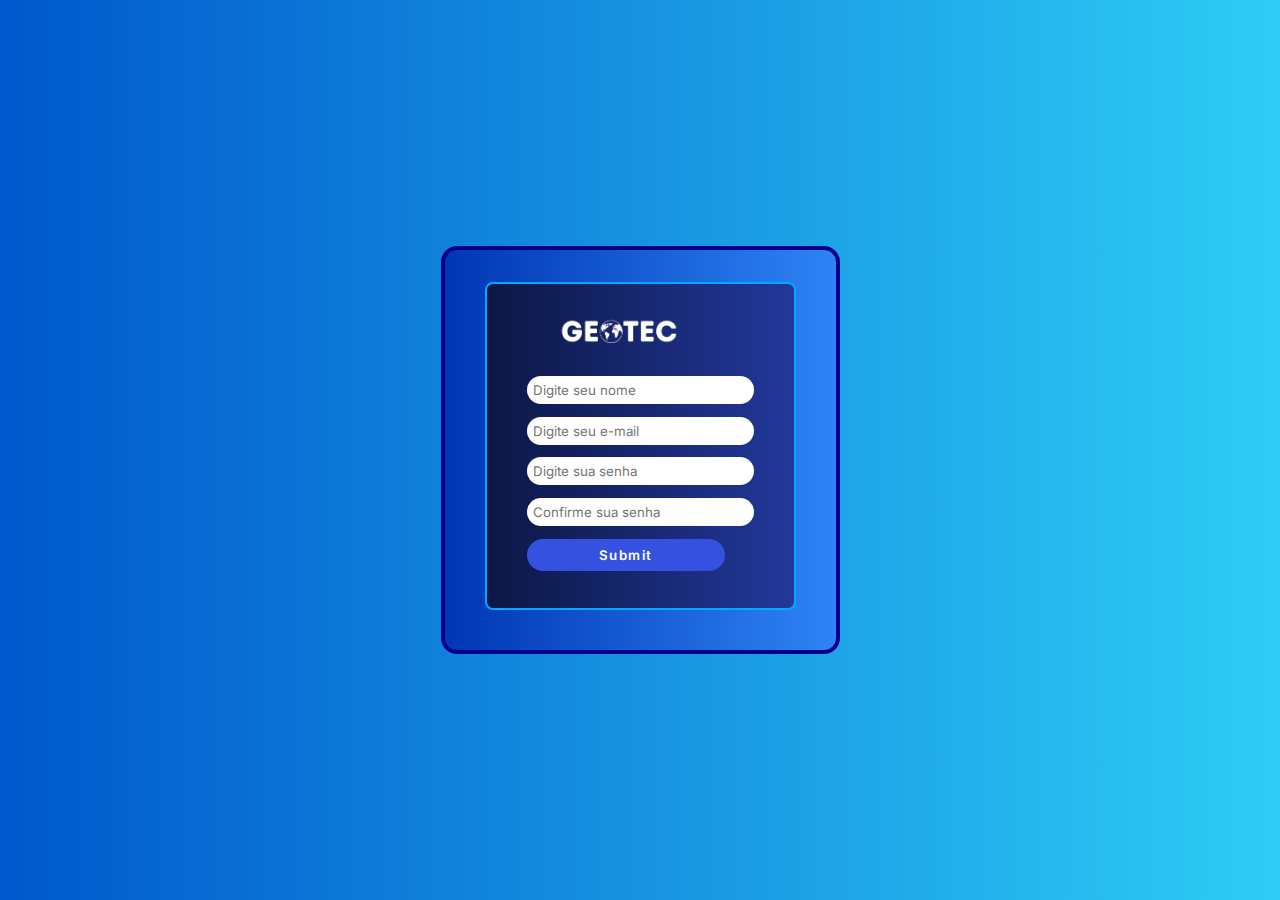
<file: html/cadastro.html>
<html lang="PT-br">

<head>
  <meta charset="UTF-8">
  <meta http-equiv="X-UA-Compatible" content="IE=edge">
  <meta name="viewport" content="width=device-width, initial-scale=1.0">
  <link rel="stylesheet" href="../styles-pastas/style-cadastro.css">
  <link rel="icon" href="../images/globo-login.png"/>
  <title>Cadastrar - Geotec</title>
</head>

<body>
  <main>
    <form action="">
      <a href="../index.html">
        <img class='logo-login' src="../images/logo_geotec.png" alt="Voltar ao início">
      </a>
      <div class="cadastro-usuario">
        <input id="username" placeholder="Digite seu nome" type="text" name="nome" required>
      </div>
      <div class="cadastro-email">
        <input type="email" id="email" placeholder="Digite seu e-mail" required>
      </div>
      <div class="senha-usuario">
        <input id="senha" placeholder="Digite sua senha" type="password" required>
      </div>
      <div class="confirmar-senha">
        <input id="confirm" placeholder="Confirme sua senha" type="password">
      </div>
      <input type="submit" name="submit" class="logar">
    </form>
  </main>
</body>

</html>
</file>
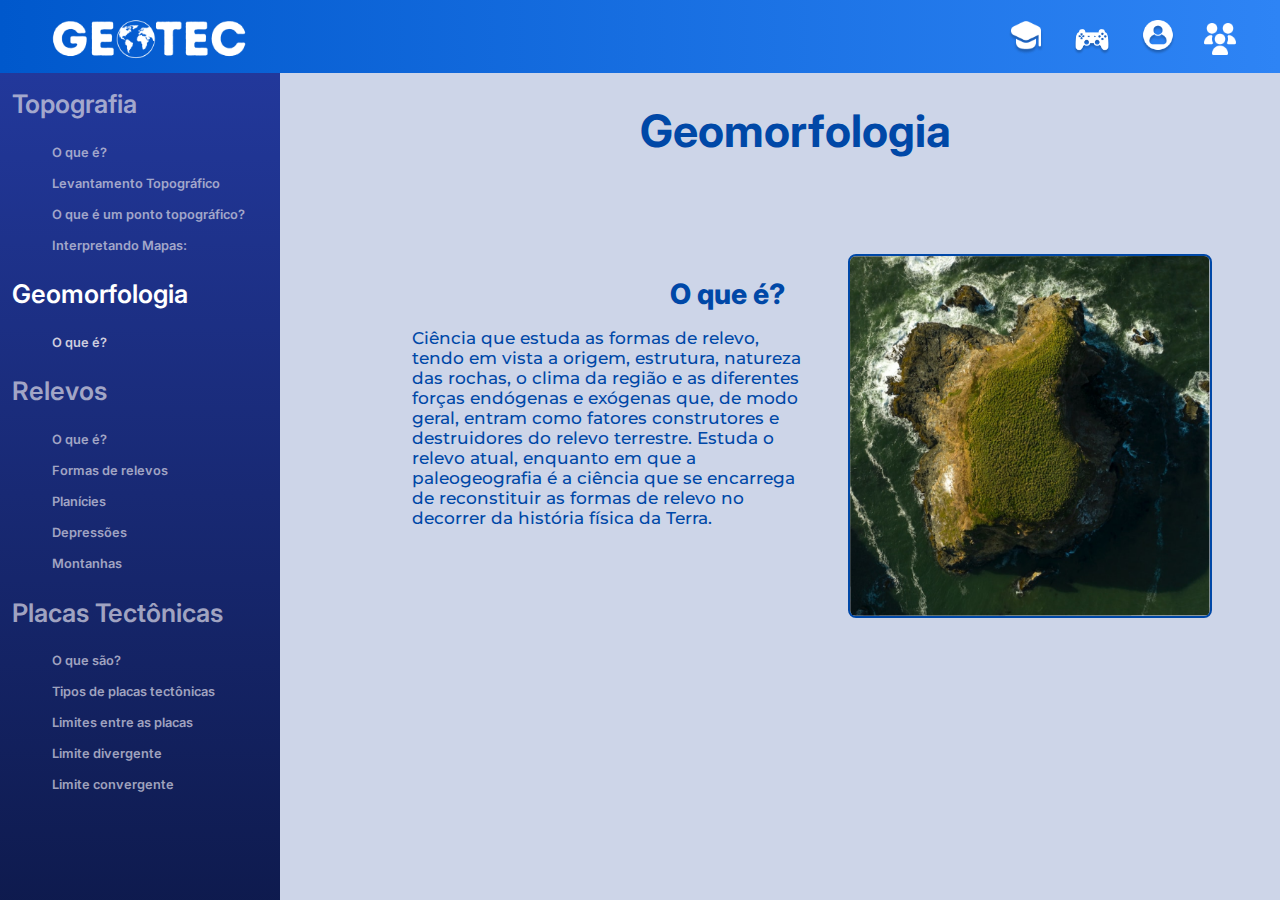
<file: html/geomorfologia.html>
<html lang="PT-br">

<head>
  <meta charset="UTF-8">
  <meta http-equiv="X-UA-Compatible" content="IE=edge">
  <meta name="viewport" content="width=device-width, initial-scale=1.0">
  <link rel="stylesheet" href="../styles-pastas/style-geomorfologia.css">
  <link rel="icon" href="../images/./../images/globo-login.png">
  <title>Geomorfologia - Geotec</title>
</head>

<body>
  <header>
    <section class="barra-fixa">
      <a href="../html/./inicio-logado.html">
        <img src="../images/./logo_geotec.png" class="logo" alt="Voltar ao início">
      </a>
      <div class="elementos-direita">
        <a href="">
          <img src="../images/./icons/icone-estudo.png" class="estudo">
        </a>
        <a href="../html/quiz.html">
          <img src="../images/./icons/icone-game.png" class="logo-game" alt="Geoquiz">
        </a>
        <a href="../html/usuário.html">
          <img src="../images/./icons/icone-usuario.png" class="usuario" alt="Perfil (em breve)">
        </a>
        <a href="../html/sobre-nos.html">
          <img src="../images/./icons/icone-sobre-nos.png" class="sobre-nos" alt="Sobre Nós">
        </a>
      </div>
    </section>
    <section class="barra-lateral">
      <div class="scroll">
        <a class="topografia" href="../html/topografia.html">Topografia
          <ul>
            <li>O que é?</li>
            <li>Levantamento Topográfico</li>
            <li>O que é um ponto topográfico?</li>
            <li>Interpretando Mapas:</li>
          </ul>
        </a>
        <a class="geomorfologia" href="../html/geomorfologia.html">Geomorfologia
          <ul>
            <li>O que é?</li>
          </ul>
        </a>
        <a class="relevos" href="../html/relevos.html">Relevos
          <ul>
            <li>O que é?</li>
            <li>Formas de relevos</li>
            <li>Planícies</li>
            <li>Depressões</li>
            <li>Montanhas</li>
          </ul>
        </a>
        <a class="placas-tectonicas" href="../html/placas.html"> Placas Tectônicas
          <ul>
            <li>O que são?</li>
            <li>Tipos de placas tectônicas</li>
            <li>Limites entre as placas</li>
            <li>Limite divergente</li>
            <li>Limite convergente</li>
            <li>Limite transformante</li>
          </ul>
        </a>
        <a class='videoaulas' href="../html/videoaulas.html">Videoaulas</a>
        </ul>
      </div>
    </section>
  </header>
  <main>
    <h1>Geomorfologia</h1>
    <div class="oque-e">
      <div class="textos-1">
        <div class='titulo-1'>
          <h2>O que é?</h2>
          <p>Ciência que estuda as formas de relevo, <br> tendo em vista a origem, estrutura, natureza <br> das rochas,
            o clima da região e as diferentes <br> forças endógenas e exógenas que, de modo <br> geral, entram como
            fatores construtores e <br> destruidores do relevo terrestre. Estuda o <br> relevo atual, enquanto em que a
            <br> paleogeografia é a ciência que se encarrega <br> de reconstituir as formas de relevo no <br> decorrer
            da história física da Terra.</p>
        </div>
        <img src="../images/./geomorfologia/o-que-e-geomorfologia.png" alt="">
      </div>
    </div>
  </main>
</body>

</html>
</file>
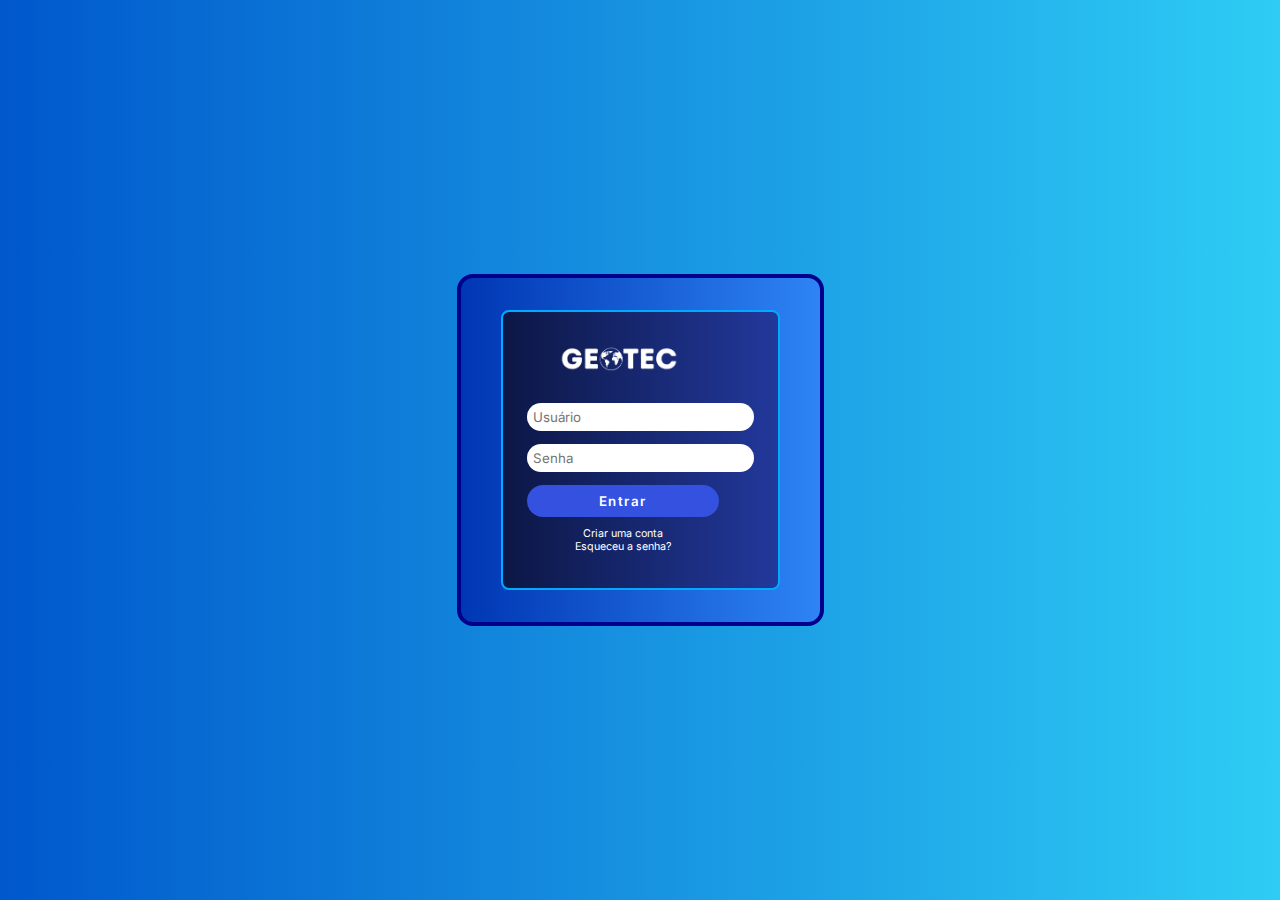
<file: html/login.html>
<html lang="PT-br">

<head>
  <meta charset="UTF-8">
  <meta http-equiv="X-UA-Compatible" content="IE=edge">
  <meta name="viewport" content="width=device-width, initial-scale=1.0">
  <link rel="stylesheet" href="../styles-pastas/style-login.css">
  <link rel="icon" href="../images/globo-login.png">
  <title>Entrar - Geotec</title>
</head>

<body>
  <main>
    <form action="">
      <a href="../index.html">
        <img class='logo-login' src="../images/logo_geotec.png" alt="Voltar ao início">
      </a>
      <div class="nome-usuario">
        <input id="username" placeholder="Usuário" type="text">
      </div>
      <div class="senha-usuario">
        <input id="senha" placeholder="Senha" type="password">
      </div>
      <button class="logar">Entrar</button>
      <div class="opcoes">
        <ul>
          <li>
            <a class="criar-conta" href="../html/cadastro.html">Criar uma conta</a>
          </li>
          <li>
            <a class="recuperacao-senha" href="../html/recuperacao.html">Esqueceu a senha?</a>
          </li>
        </ul>
      </div>
    </form>
  </main>
</body>

</html>
</file>
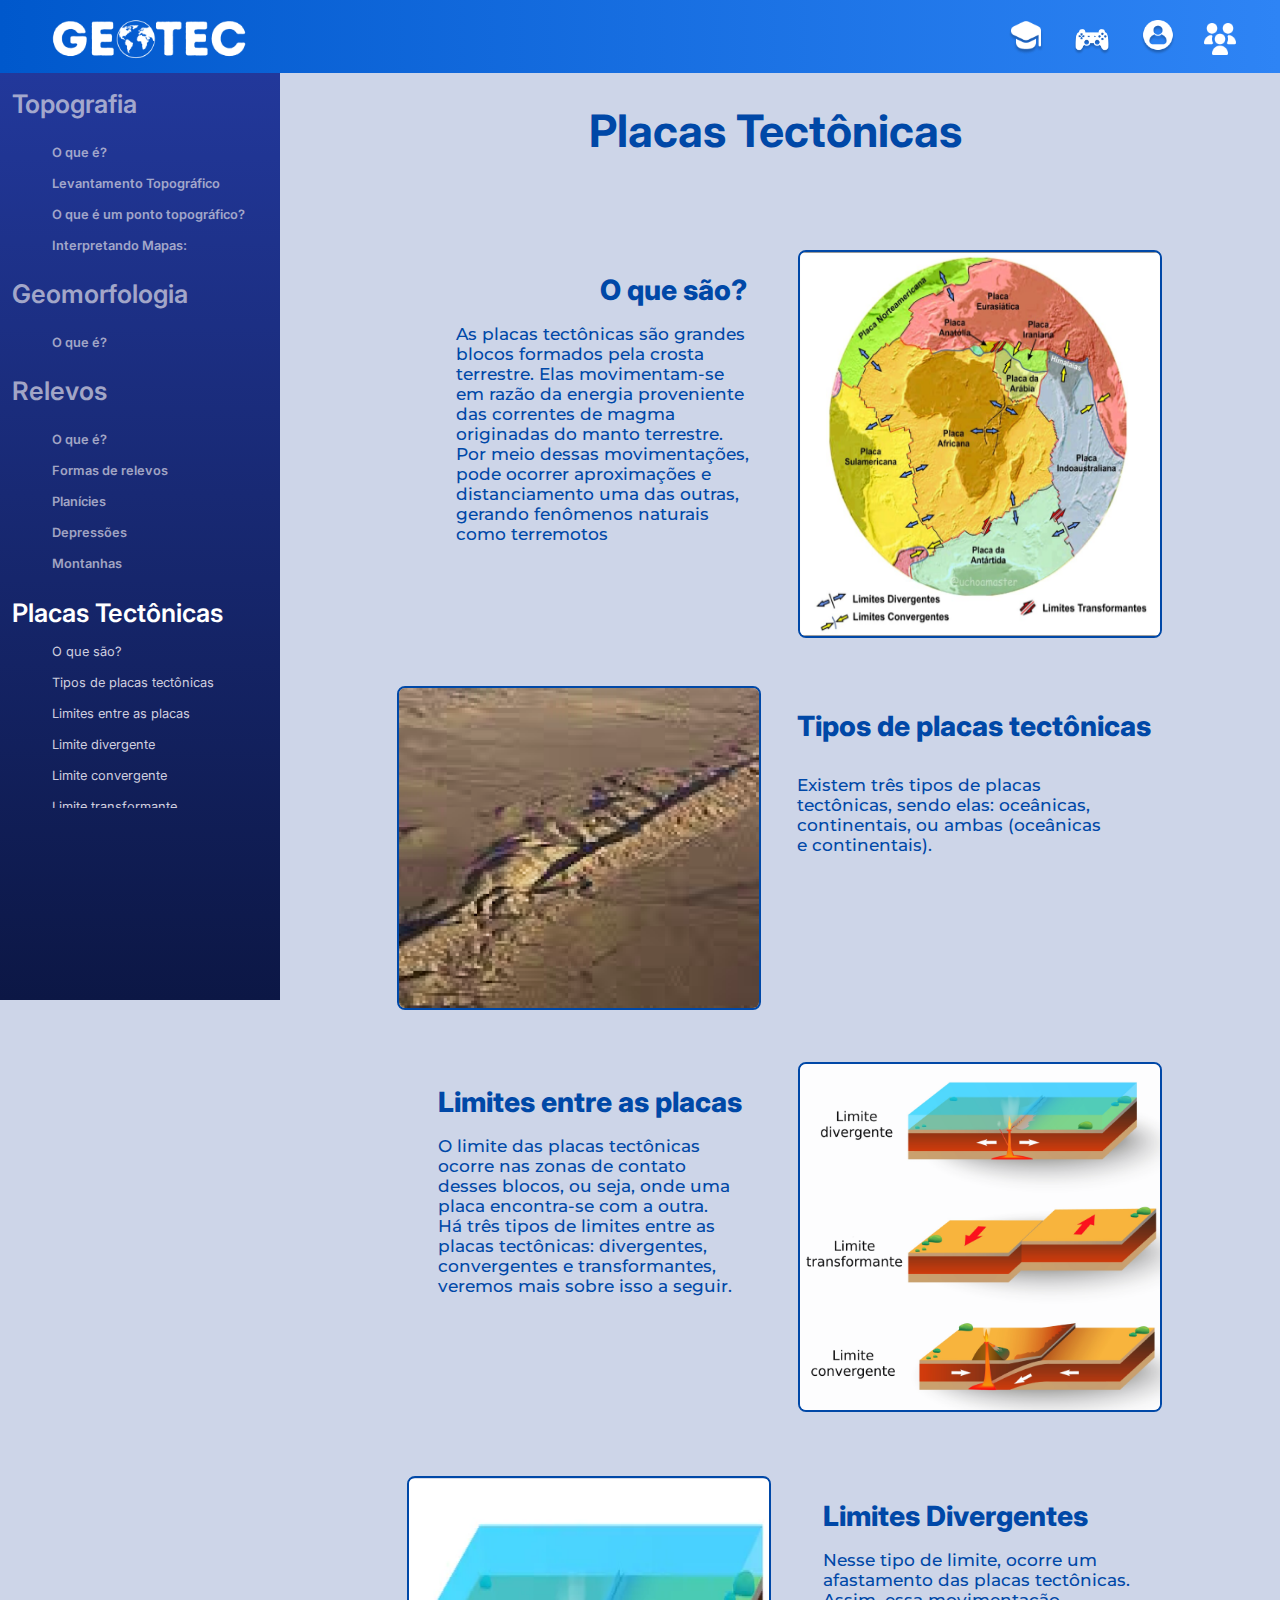
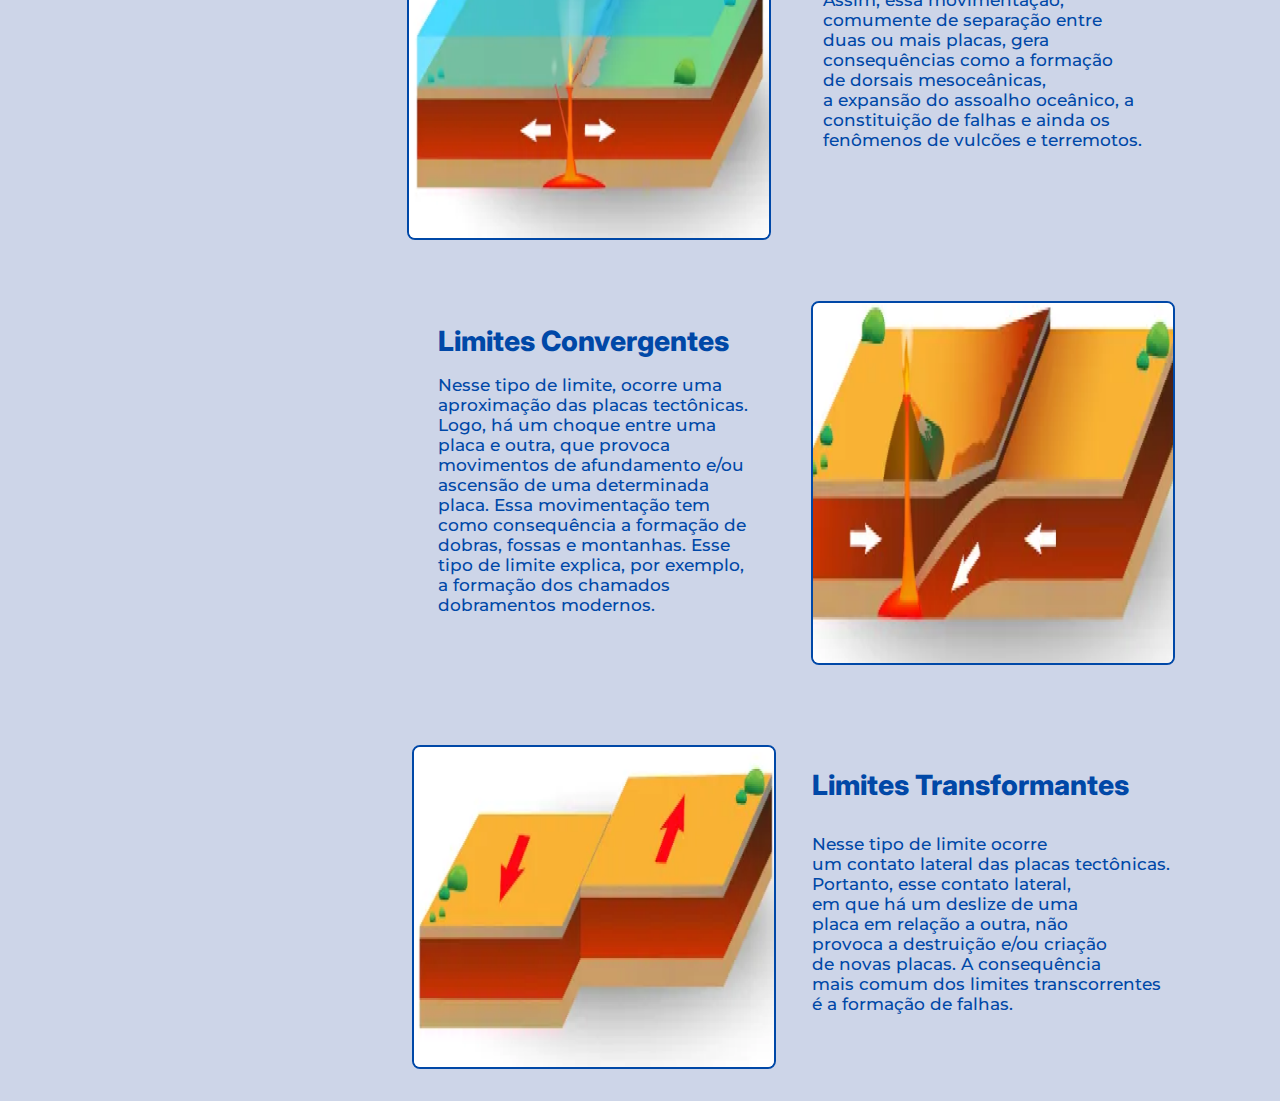
<file: html/placas.html>
<html lang="PT-br">
<head>
  <meta charset="UTF-8">
  <meta http-equiv="X-UA-Compatible" content="IE=edge">
  <meta name="viewport" content="width=device-width, initial-scale=1.0">
  <link rel="stylesheet" href="../styles-pastas/style-placas.css">
  <link rel="icon" href="../images/globo-login.png">
  <title>Placas Tectônicas - Geotec</title>
</head>
<body>
  <header>
    <section class="barra-fixa">
      <a href="../html/inicio-logado.html">
        <img src="../images/./logo_geotec.png" class="logo" alt="Voltar ao início">
      </a>
      <div class="elementos-direita">
        <a href="">
          <img src="../images/./icons/icone-estudo.png" class="estudo">
        </a>
        <a href="../html/quiz.html">
          <img src="../images/./icons/icone-game.png" class="logo-game" alt="Geoquiz">
        </a>
        <a href="">
          <img src="../images/./icons/icone-usuario.png" class="usuario" alt="Perfil (em breve)">
        </a>
        <a href="../html/sobre-nos.html">
          <img src="../images/./icons/icone-sobre-nos.png" class="sobre-nos" alt="Sobre Nós">
        </a>
      </div>
    </section>
    <section class="barra-lateral">
      <div class = "scroll">
        <a class="topografia" href="../html/topografia.html">Topografia
          <ul>
            <li>O que é?</li>
            <li>Levantamento Topográfico</li>
            <li>O que é um ponto topográfico?</li>
            <li>Interpretando Mapas:</li>
          </ul>
        </a>
        <a class="geomorfologia" href="../html/geomorfologia.html">Geomorfologia
          <ul>
            <li>O que é?</li>
          </ul>
        </a>
        <a class="relevos" href="../html/relevos.html">Relevos
          <ul>
            <li>O que é?</li>
            <li>Formas de relevos</li>
            <li>Planícies</li>
            <li>Depressões</li>
            <li>Montanhas</li>
          </ul>
        </a>
        <a class="placas-tectonicas" href=""> Placas Tectônicas
          <ul>
            <li><a href="#t-1">O que são?</a></li>
            <li><a href="#t-2">Tipos de placas tectônicas</a></li>
            <li><a href="#t-3">Limites entre as placas</a></li>
            <li><a href="#t-4">Limite divergente</a></li>
            <li><a href="#t-5">Limite convergente</a></li>
            <li><a href="#t-6">Limite transformante</a></li>
          </ul>
        </a>
        <a class='videoaulas' href="../html/videoaulas.html">Videoaulas</a>
        </ul>
      </div>
    </section>
  </header>
  <main>
    <h1>Placas Tectônicas</h1>
    <section class="oque-e">
      <div class="textos-1">
        <div class="titulo-1">
          <h2 id="t-1">O que são?</h2>
          <p>As placas tectônicas são grandes<br> blocos formados pela crosta<br> terrestre. Elas movimentam-se<br> em razão da energia proveniente<br> das correntes de magma<br> originadas do manto terrestre.<br> Por meio dessas movimentações,<br> pode ocorrer aproximações e<br> distanciamento uma das outras,<br> gerando fenômenos naturais<br> como terremotos</p>
        </div>
        <div class="images-1">
          <img src="../images/./placas-tectonicas/o-que-sao-placas.png" alt="">
        </div>
      </div>
    </section>
    <section class="tipos-de-placas">
      <div class="textos-2">
        <div class="images-2">
          <img src="../images/./placas-tectonicas/tipos-de-placas-tectonicas.png" alt="">
        </div>
        <div class="titulo-2">
          <h2 id="t-2">Tipos de placas tectônicas</h2>
          <p>Existem três tipos de placas<br> tectônicas, sendo elas: oceânicas,<br> continentais, ou ambas (oceânicas<br> e continentais).</p>
        </div>
      </div>
    </section>
    <section class="limites-das-placas">
      <div class="textos-3">
        <div class="titulo-3">
          <h2 id="t-3">Limites entre as placas</h2>
          <p>O limite das placas tectônicas<br> ocorre nas zonas de contato<br> desses blocos, ou seja, onde uma<br> placa encontra-se com a outra.<br> Há três tipos de limites entre as<br> placas tectônicas: divergentes,<br> convergentes e transformantes,<br> veremos mais sobre isso a seguir.</p>
        </div>
        <div class="images-3">
          <img src="../images/./placas-tectonicas/limites-das-placas.png" alt="">
        </div>
      </div>
    </section>
    <section class="limites-divergentes">
      <div class="textos-4">
        <div class="images-4">
          <img src="../images/placas-tectonicas/limite-divergente.png" alt="">
        </div>
        <div class="titulo-4">
          <h2 id="t-4">Limites Divergentes</h2>
          <p>Nesse tipo de limite, ocorre um<br> afastamento das placas tectônicas.<br> Assim, essa movimentação,<br> comumente de separação entre<br> duas ou mais placas, gera<br> consequências como a formação<br> de dorsais mesoceânicas,<br> a expansão do assoalho oceânico, a<br> constituição de falhas e ainda os<br> fenômenos de vulcões e terremotos.</p>
        </div>
      </div>
    </section>
    <section class="limites-convergentes">
      <div class="textos-5">
        <div class="titulo-5">
          <h2 id="t-5">Limites Convergentes</h2>
          <p>Nesse tipo de limite, ocorre uma<br> aproximação das placas tectônicas.<br> Logo, há um choque entre uma<br> placa e outra, que provoca<br> movimentos de afundamento e/ou<br> ascensão de uma determinada<br> placa. Essa movimentação tem<br> como consequência a formação de<br> dobras, fossas e montanhas. Esse<br> tipo de limite explica, por exemplo,<br> a formação dos chamados<br> dobramentos modernos.</p>
        </div>
        <div class="images-5">
          <img src="../images/placas-tectonicas/limite-convergente.png" alt="">
        </div>
      </div>
    </section>
    <section class="limites-transformantes">
      <div class="textos-6">
        <div class="images-6">
          <img src="../images/placas-tectonicas/limite-transformante.png" alt="">
        </div>
        <div class="titulo-6">
          <h2 id="t-6">Limites Transformantes</h2>
          <p>Nesse tipo de limite ocorre<br> um contato lateral das placas tectônicas.<br> Portanto, esse contato lateral,<br> em que há um deslize de uma<br> placa em relação a outra, não<br> provoca a destruição e/ou criação<br> de novas placas. A consequência<br> mais comum dos limites transcorrentes<br> é a formação de falhas.</p>
        </div>
      </div>
    </section>
  </main>
</body>
</html>
</file>
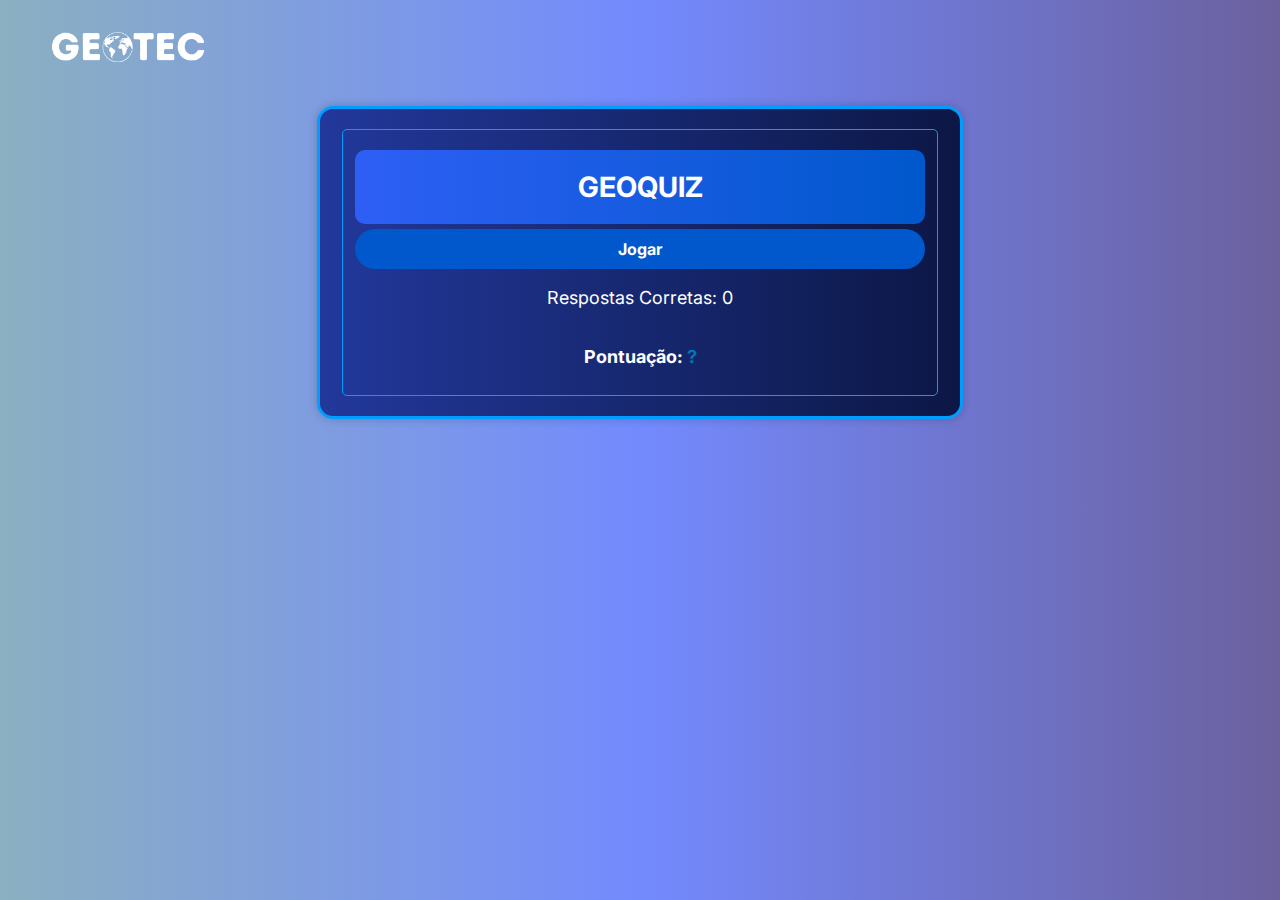
<file: html/quiz.html>
<html lang="pt-br">

<head>
  <meta charset="UTF-8">
  <meta name="viewport" content="width=device-width, initial-scale=1.0">
  <link rel="stylesheet" href="../css/css-quiz/quiz.css">
  <link rel="icon" href="../images/globo-login.png">
  <script src="../java/quiz.js" defer></script>
  <title>Geoquiz</title>
</head>

<body>
  <div class="voltar">
    <a href="../html/topografia.html">
      <img src="../images/./logo_geotec.png" class="voltar" alt="Voltar ao início">
    </a>
  </div>
  <div class="container">
    <fieldset>
      <header>
        <h1>GEOQUIZ</h1>
      </header>
      <main>
        <div id="question-container" class="question-container">
          <p id="question"></p>
          <div id="choices" class="btn-container"></div>
        </div>
        <div id="result-container" class="result-container">
          <p id="result"></p>
          <button id="next-button" class="btn" onclick="nextQuestion()">Próxima Pergunta</button>
        </div>
        <button id="play-button" class="btn" onclick="startGame()">Jogar</button>

        <p id="correct-answers">Respostas Corretas: <span id="correct-answers-count">0</span></p>
      </main>
      <footer>
        <p id="score">Pontuação: <span id="score-value">?</span></p>
      </footer>
    </fieldset>
  </div>

</body>

</html>
</file>
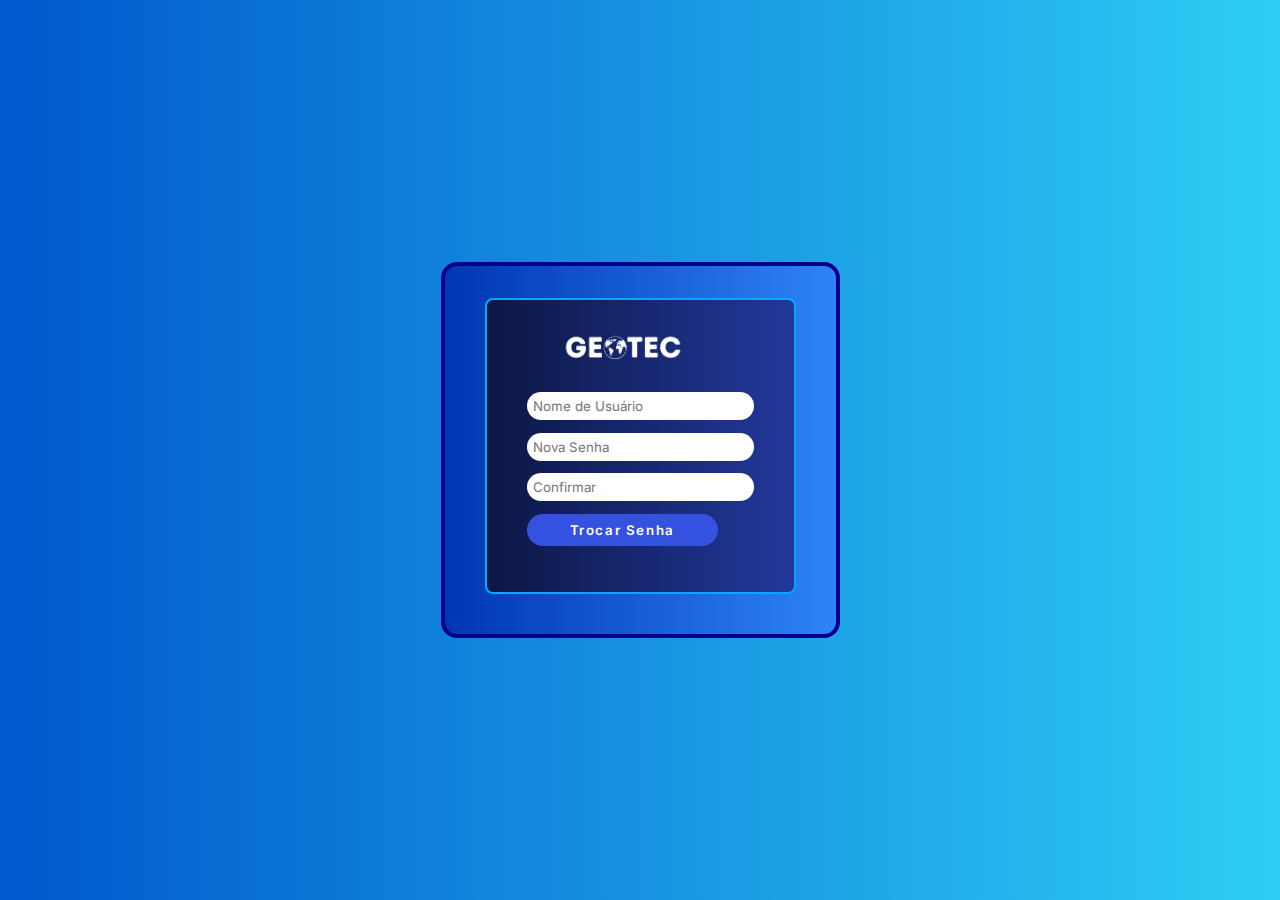
<file: html/recuperacao.html>
<html lang="pt-br">

<head>
  <meta charset="UTF-8">
  <meta http-equiv="X-UA-Compatible" content="IE=edge">
  <meta name="viewport" content="width=device-width, initial-scale=1.0">
  <link rel="stylesheet" href="../styles-pastas/style-recuperacao.css">
  <link rel="icon" href="../images/globo-login.png">
  <title>Recuperar Senha - Geotec</title>
</head>

<body>
  <main>
    <form action="">
      <a href="../index.html">
        <img class='logo-login' src="../images/logo_geotec.png" alt="Voltar ao início">
      </a>
      <div class="encontrar-usuario">
        <input id="username" placeholder="Nome de Usuário" type="text">
      </div>
      <div class="senha-usuario">
        <input id="nova-senha" placeholder="Nova Senha" type="password">
      </div>
      <div class="confirmar-senha">
        <input id="confirm-nova" placeholder="Confirmar" type="password">
      </div>
      <button class="trocar-senha">Trocar Senha</button>
    </form>
  </main>
</body>

</html>
</file>
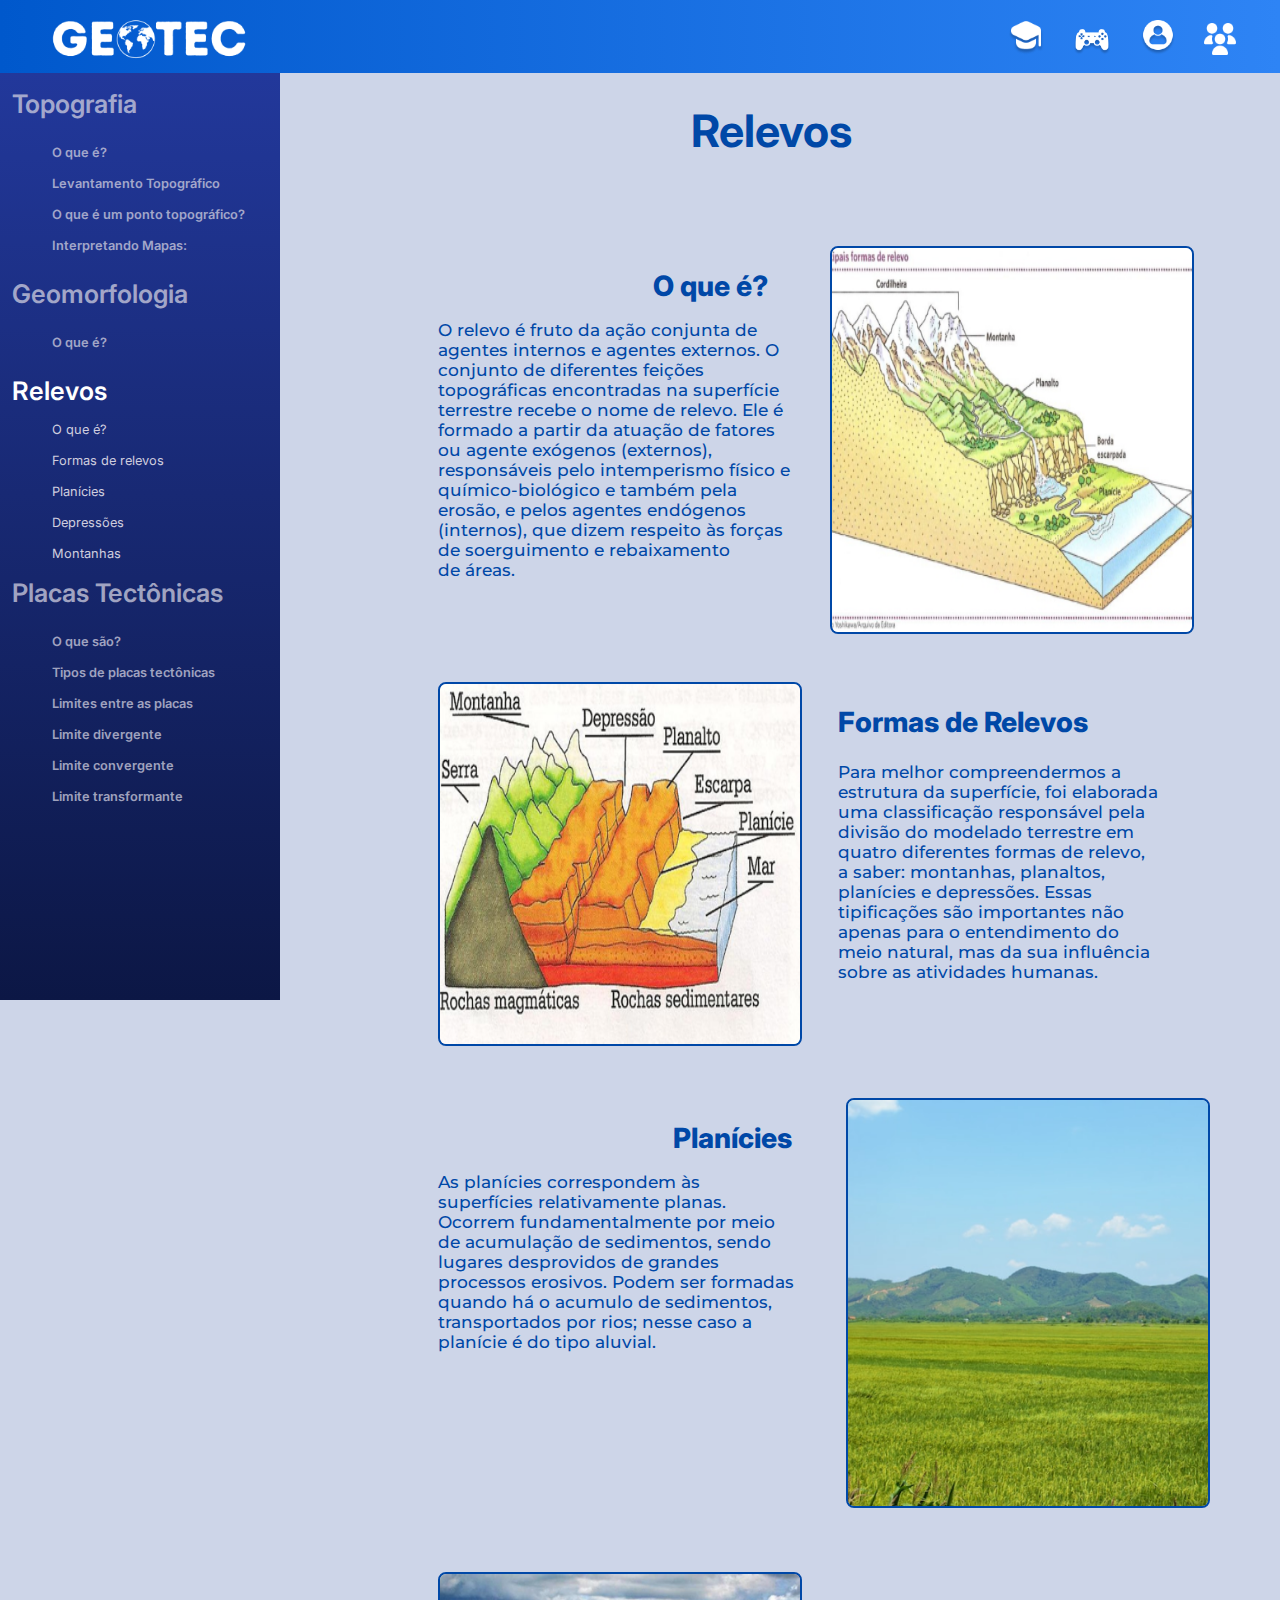
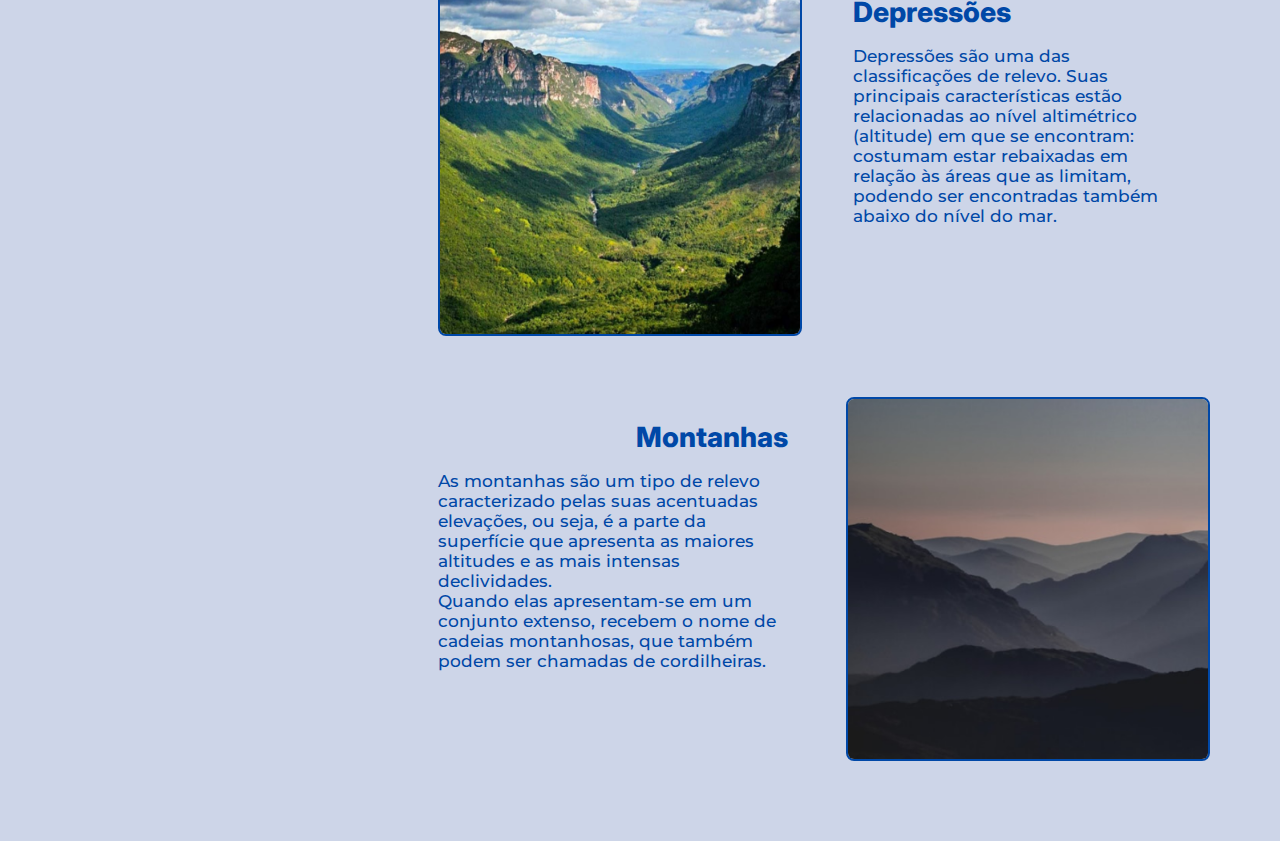
<file: html/relevos.html>
<html lang="PT-br">
<head>
  <meta charset="UTF-8">
  <meta http-equiv="X-UA-Compatible" content="IE=edge">
  <meta name="viewport" content="width=device-width, initial-scale=1.0">
  <link rel="stylesheet" href="../styles-pastas/style-relevos.css">
  <link rel="icon" href="../images/globo-login.png">
  <title>Relevos - Geotec</title>
</head>
<body>
  <header>
    <section class="barra-fixa">
      <a href="../html/inicio-logado.html">
        <img src="../images/./logo_geotec.png" class="logo" alt="Voltar ao início">
      </a>
      <div class="elementos-direita">
        <a href="">
          <img src="../images/./icons/icone-estudo.png" class="estudo">
        </a>
        <a href="../html/quiz.html">
          <img src="../images/./icons/icone-game.png" class="logo-game" alt="Geoquiz">
        </a>
        <a href="../html/./usuário.html">
          <img src="../images/./icons/icone-usuario.png" class="usuario" alt="Perfil (em breve)">
        </a>
        <a href="../html/sobre-nos.html">
          <img src="../images/./icons/icone-sobre-nos.png" class="sobre-nos" alt="Sobre Nós">
        </a>
      </div>
    </section>
    <section class="barra-lateral">
      <div class = "scroll">
        <a class="topografia" href="../html/topografia.html">Topografia
          <ul>
            <li>O que é?</li>
            <li>Levantamento Topográfico</li>
            <li>O que é um ponto topográfico?</li>
            <li>Interpretando Mapas:</li>
          </ul>
        </a>
        <a class="geomorfologia" href="../html/geomorfologia.html">Geomorfologia
          <ul>
            <li>O que é?</li>
          </ul>
        </a>
        <a class="relevos" href="../html/relevos.html">Relevos
          <ul>
            <li><a href="#o-que">O que é?</a></li>
            <li><a href="#formas-relevos">Formas de relevos</a></li>
            <li><a href="#o-que-planicie">Planícies</a></li>
            <li><a href="#o-que-depressoes">Depressões</a></li>
            <li><a href="#o-que-montanhas">Montanhas</a></li>
          </ul>
        </a>
        <a class="placas-tectonicas" href="../html/placas.html"> Placas Tectônicas
          <ul>
            <li>O que são?</li>
            <li>Tipos de placas tectônicas</li>
            <li>Limites entre as placas</li>
            <li>Limite divergente</li>
            <li>Limite convergente</li>
            <li>Limite transformante</li>
          </ul>
        </a>
        <a class='videoaulas' href="./videoaulas.html">Videoaulas</a>
        </ul>
      </div>
    </section>
  </header>
  <main>
    <h1>Relevos</h1>
    <section class="oque-e">
      <div class="textos-1">
        <div class='titulo-1'>
          <h2 id="o-que">O que é?</h2>
          <p>O relevo é fruto da ação conjunta de agentes internos e agentes externos. O conjunto de diferentes feições topográficas encontradas na superfície terrestre recebe o nome de relevo. Ele é formado a partir da atuação de fatores ou agente exógenos (externos), responsáveis pelo intemperismo físico e químico-biológico e também pela erosão, e pelos agentes endógenos (internos), que dizem respeito às forças de soerguimento e rebaixamento <br> de áreas.</p>
        </div>
        <div class='images-1'>
          <img src="../images/./relevos/o-que-e-relevos-2.png" alt="">
        </div>  
      </div>
    </section>
    <section class="formas-de-relevos">
      <div class="textos-2">
        <div class='images-2'>
          <img src="../images/./relevos/formas-de-relevo-1.png" alt="">
        </div>
        <div class='titulo-2'>
          <h2 id="formas-relevos">Formas de Relevos</h2>
          <p>Para melhor compreendermos a estrutura da superfície, foi elaborada uma classificação responsável pela divisão do modelado terrestre em quatro diferentes formas de relevo, a saber: montanhas, planaltos, planícies e depressões. Essas tipificações são importantes não apenas para o entendimento do meio natural, mas da sua influência sobre as atividades humanas.</p>
        </div>
      </div>
    </section>
    <section class="planicies">
      <div class="textos-3">
        <div class='titulo-3'>
          <h2 id="o-que-planicie">Planícies</h2>
          <p>As planícies correspondem às superfícies relativamente planas. Ocorrem fundamentalmente por meio de acumulação de sedimentos, sendo lugares desprovidos de grandes processos erosivos. Podem ser formadas quando há o acumulo de sedimentos, transportados por rios; nesse caso a planície é do tipo aluvial.</p>
        </div>
        <img src="../images/./relevos/planicies.png" alt="">
      </div>
    </section>
    <section class="depressoes">
      <div class="textos-4">
        <img src="../images/./relevos/depressoes.png" alt="">
        <div class='titulo-4'>
          <h2 id="o-que-depressoes">Depressões</h2>
          <p>Depressões são uma das classificações de relevo. Suas principais características estão relacionadas ao nível altimétrico (altitude) em que se encontram: costumam estar rebaixadas em relação às áreas que as limitam, podendo ser encontradas também abaixo do nível do mar.</p>
        </div>
      </div>
    </section>
    <section class="montanhas">
      <div class="textos-5">
        <div class='titulo-5'>
          <h2 id="o-que-montanhas">Montanhas</h2>
          <p>As montanhas são um tipo de relevo <br> caracterizado pelas suas acentuadas <br> elevações, ou seja, é a parte da <br> superfície que apresenta as maiores <br> altitudes e as mais intensas declividades. <br> Quando elas apresentam-se em um <br> conjunto extenso, recebem o nome de <br> cadeias montanhosas, que também <br> podem ser chamadas de cordilheiras.</p>
        </div>
        <img src="../images/./relevos/montanhas.png" alt="">
      </div>
    </section>
  </main>
</body>
</html>
</file>
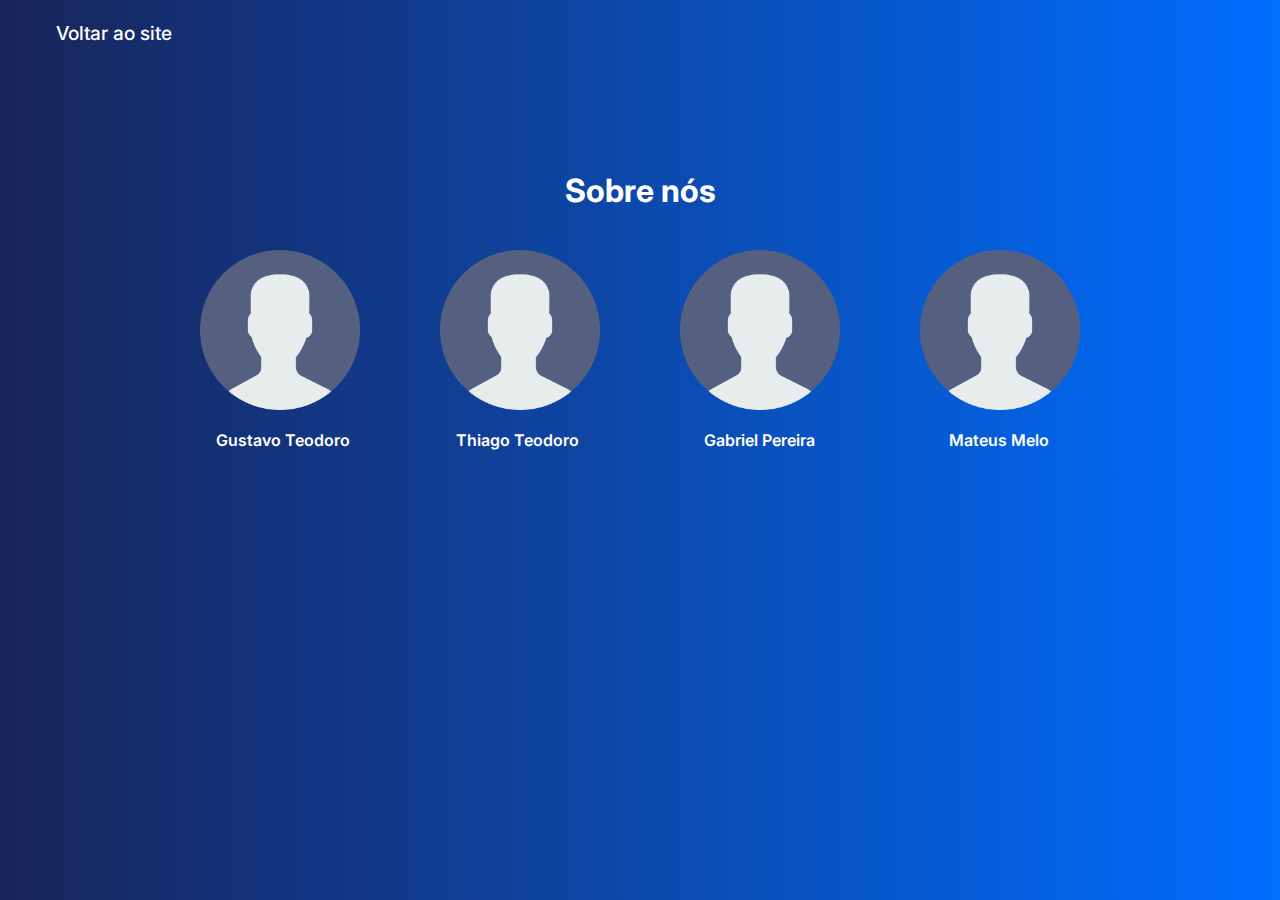
<file: html/sobre-nos.html>
<!DOCTYPE html>
<html lang="en">
<head>
  <meta charset="UTF-8">
  <meta http-equiv="X-UA-Compatible" content="IE=edge">
  <meta name="viewport" content="width=device-width, initial-scale=1.0">
  <link rel="stylesheet" href="../styles-pastas/style-sobre-nos.css">
  <link rel="icon" href="../images/globo-login.png">
  <title>Sobre Nós</title>
</head>
<body>
  <main>
    <a href="./topografia.html" class="voltar">Voltar ao site</a>
    <section class="membros">
      <h1>Sobre nós</h1>
      <div class='primeira'>
        <div class="gustavo-teodoro">
          <img src="../images/sobre-nos/teplate-perfil.png">
          <p>Gustavo Teodoro</p>
        </div>
        <div class="thiago-teodoro">
          <img src="../images/sobre-nos/teplate-perfil.png">
          <p>Thiago Teodoro</p>
        </div>
        <div class="gabriel-pereira">
          <img src="../images/sobre-nos/teplate-perfil.png">
          <p>Gabriel Pereira</p>
        </div>
        <div class="mateus-melo">
          <img src="../images/sobre-nos/teplate-perfil.png">
          <p>Mateus Melo</p>
        </div>
      </div>
    </section>
  </main>
</body>
</html>
</file>
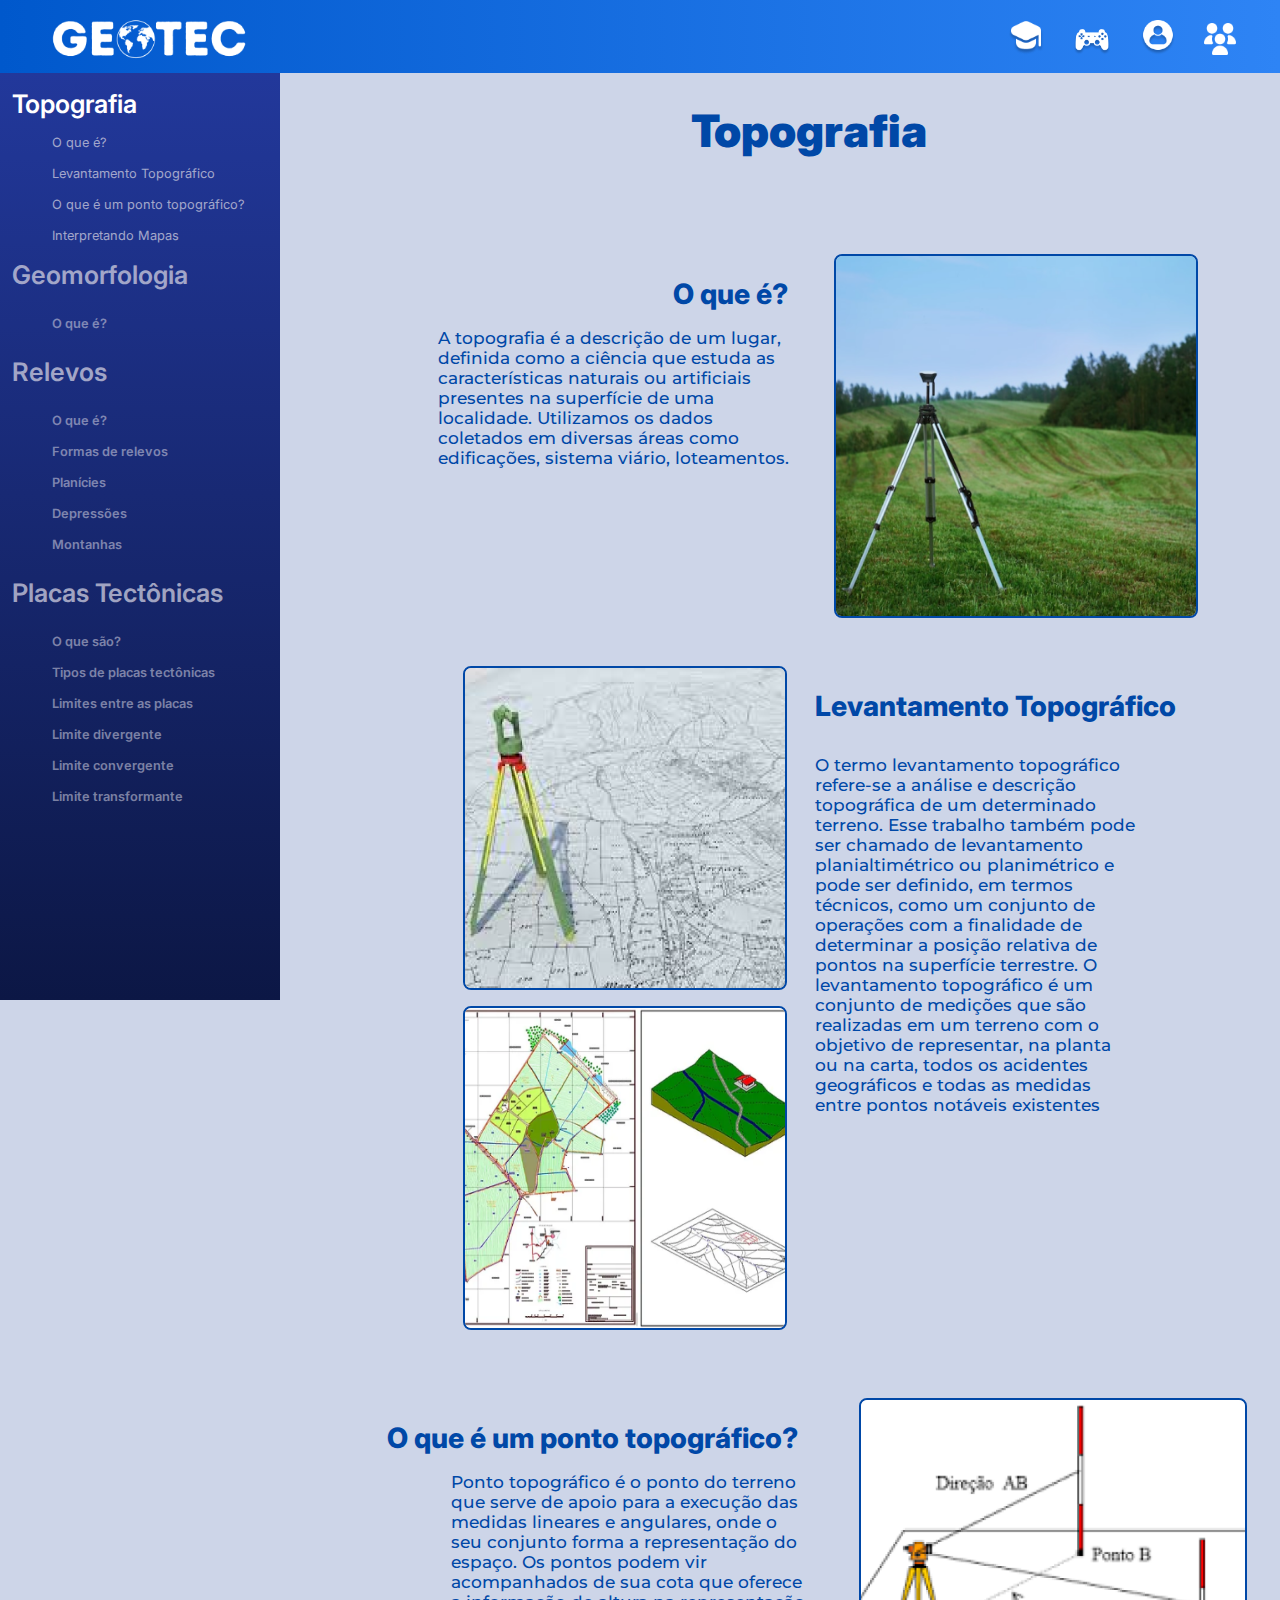
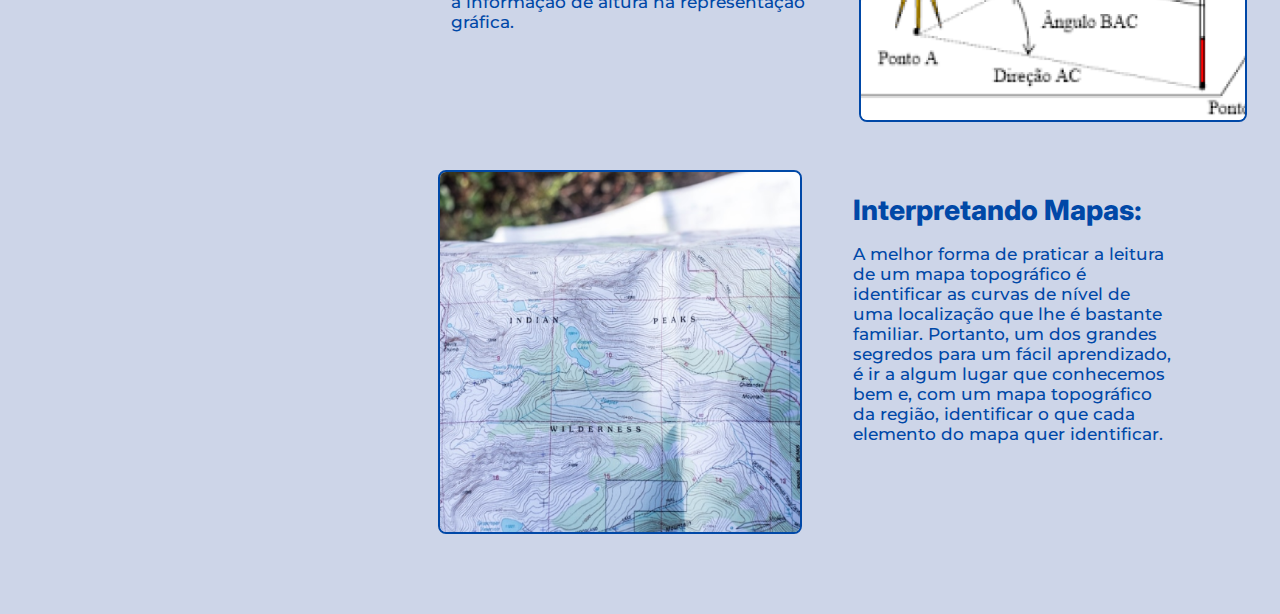
<file: html/topografia.html>
<html lang="PT-br">

<head>
  <meta charset="UTF-8">
  <meta http-equiv="X-UA-Compatible" content="IE=edge">
  <meta name="viewport" content="width=device-width, initial-scale=1.0">
  <link rel="stylesheet" href="../styles-pastas/style-topografia.css">
  <link rel="icon" href="../images/globo-login.png">
  <title>Topografia - Geotec</title>
</head>

<body>
  <header>
    <section class="barra-fixa">
      <a href="../html/inicio-logado.html">
        <img src="../images/./logo_geotec.png" class="logo" alt="Voltar ao início">
      </a>
      <div class="elementos-direita">
        <a href="">
          <img src="../images/./icons/icone-estudo.png" class="estudo">
        </a>
        <a href="../html/quiz.html">
          <img src="../images/./icons/icone-game.png" class="logo-game" alt="Geoquiz">
        </a>
        <a href="../html/usuario.html">
          <img src="../images/./icons/icone-usuario.png" class="usuario" alt="Perfil (em breve)">
        </a>
        <a href="../html/sobre-nos.html">
          <img src="../images/./icons/icone-sobre-nos.png" class="sobre-nos" alt="Sobre Nós">
        </a>
      </div>
    </section>
    <section class="barra-lateral">
      <div class=scroll>
        <a class="topografia" href="../html/topografia.html">Topografia
          <ul>
            <li class='o-que-e'><a href="#o-que">O que é?</a></li>
            <li><a href="#levantamento">Levantamento Topográfico</a></li>
            <li><a href="#o-que-ponto">O que é um ponto topográfico?</a></li>
            <li><a href="#mapas">Interpretando Mapas</a></li>
          </ul>
        </a>
        <a class="geomorfologia" href="../html/geomorfologia.html">Geomorfologia
          <ul>
            <li>O que é?</li>
          </ul>
        </a>
        <a class="relevos" href="../html/relevos.html">Relevos
          <ul>
            <li>O que é?</li>
            <li>Formas de relevos</li>
            <li>Planícies</li>
            <li>Depressões</li>
            <li>Montanhas</li>
          </ul>
        </a>
        <a class="placas-tectonicas" href="../html/placas.html"> Placas Tectônicas
          <ul>
            <li>O que são?</li>
            <li>Tipos de placas tectônicas</li>
            <li>Limites entre as placas</li>
            <li>Limite divergente</li>
            <li>Limite convergente</li>
            <li>Limite transformante</li>
          </ul>
        </a>
        <a class='videoaulas' href="./videoaulas.html">Videoaulas</a>
        </ul>
      </div>
    </section>
  </header>
  <main>
    <h1><strong>Topografia</strong></h1>
    <section class="oque-e">
      <div class="textos-1">
        <div class='titulo-1'>
          <h2 id="o-que">O que é?</h2>
          <p>A topografia é a descrição de um lugar, definida como a ciência que estuda as características naturais ou
            artificiais presentes na superfície de uma localidade. Utilizamos os dados coletados em diversas áreas como
            edificações, sistema viário, loteamentos.</p>
        </div>
        <img src="../images/./topografia/o-que-e-topografia.png" alt="">
      </div>
    </section>
    <section class="levantamento-topografico">
      <div class="textos-2">
        <div class='images-2'>
          <img src="../images/./topografia/levantamento-topografico-1.png" alt="">
          <img src="../images/./topografia/levantamento-topografico-2.png" alt="">
        </div>
        <div class='titulo-2'>
          <h2 id="levantamento">Levantamento Topográfico</h2>
          <p>O termo levantamento topográfico refere-se a análise e descrição topográfica de um determinado terreno.
            Esse trabalho também pode ser chamado de levantamento planialtimétrico ou planimétrico e pode ser definido,
            em termos técnicos, como um conjunto de operações com a finalidade de determinar a posição relativa de
            pontos na superfície terrestre. O levantamento topográfico é um conjunto de medições que são realizadas em
            um terreno com o objetivo de representar, na planta ou na carta, todos os acidentes geográficos e todas as
            medidas entre pontos notáveis existentes</p>
        </div>
      </div>
    </section>
    <section class="ponto-topografico">
      <div class="textos-3">
        <div class='titulo-3'>
          <h2 id="o-que-ponto">O que é um ponto topográfico?</h2>
          <p>Ponto topográfico é o ponto do terreno que serve de apoio para a execução das medidas lineares e angulares,
            onde o seu conjunto forma a representação do espaço. Os pontos podem vir acompanhados de sua cota que
            oferece a informação de altura na representação gráfica.</p>
        </div>
        <img src="../images/./topografia/ponto-topografico.png" alt="">
      </div>
    </section>
    <section class="interpretando-mapas">
      <div class="textos-4">
        <img src="../images/./topografia/interpretando-mapas.png" alt="">
        <div class='titulo-4'>
          <h2 id="mapas">Interpretando Mapas:</h2>
          <p>A melhor forma de praticar a leitura de um mapa topográfico é identificar as curvas de nível de uma
            localização que lhe é bastante familiar. Portanto, um dos grandes segredos para um fácil aprendizado, é ir a
            algum lugar que conhecemos bem e, com um mapa topográfico da região, identificar o que cada elemento do mapa
            quer identificar.</p>
        </div>
      </div>
    </section>
  </main>
</body>

</html>
</file>
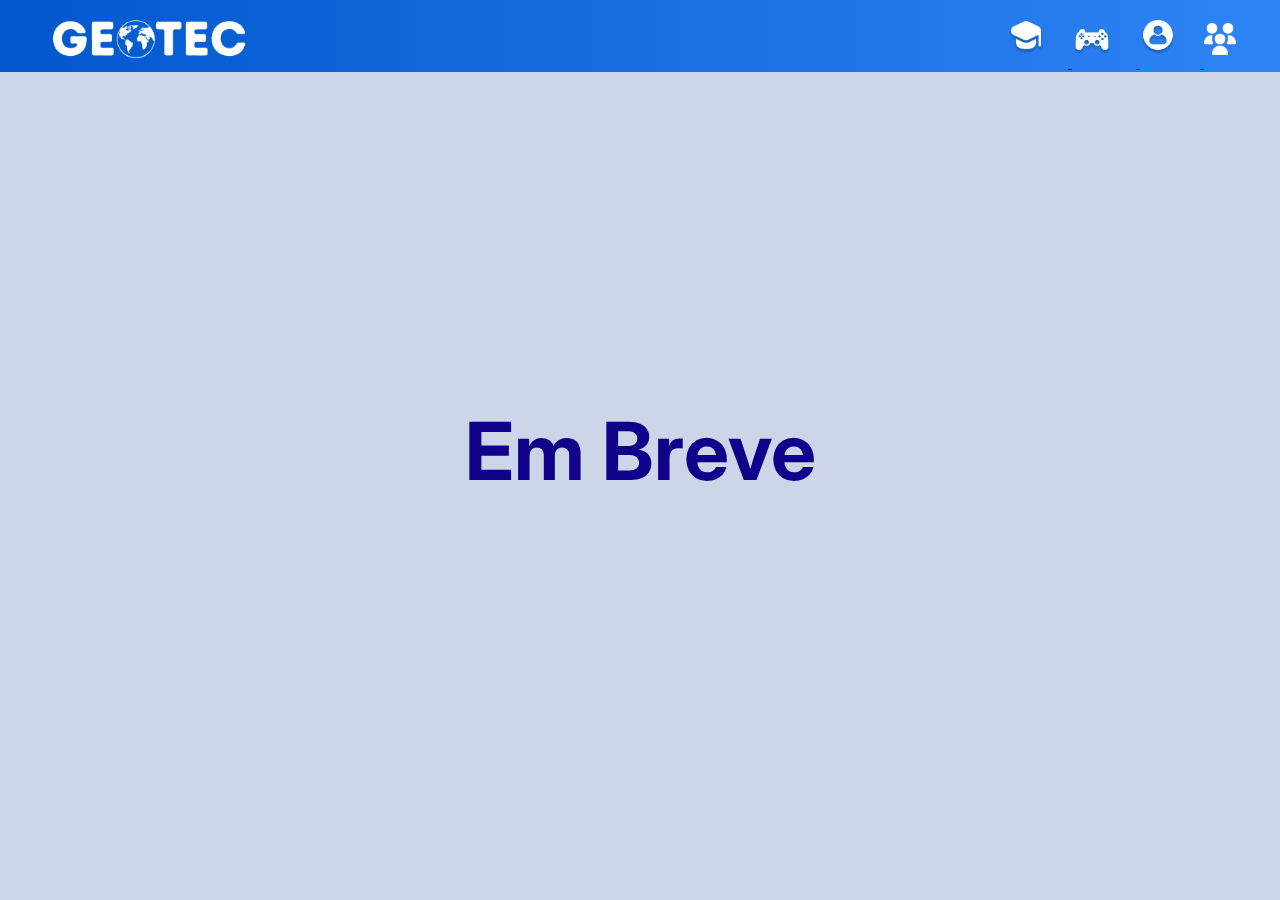
<file: html/usuario.html>
<html lang="pt-br">
<head>
  <meta charset="UTF-8">
  <meta http-equiv="X-UA-Compatible" content="IE=edge">
  <meta name="viewport" content="width=device-width, initial-scale=1.0">
  <link rel="icon" href="../images/globo-login.png">
  <link rel="stylesheet" href="../styles-pastas/style-usuario.css">
  <title>Perfil - Geotec</title>
</head>
<body>
  <header>
    <section class="barra-fixa">
      <a href="../html/./inicio-logado.html">
        <img src="../images/./logo_geotec.png" class="logo">
      </a>
      <div class="elementos-direita">
        <a href="../html/topografia.html">
          <img src="../images/./icons/icone-estudo.png" class="estudo">
        </a>
        <a href="">
          <img src="../images/./icons/icone-game.png" class="logo-game">
        </a>
        <a href="">
          <img src="../images/./icons/icone-usuario.png" class="usuario">
        </a>
        <a href="../html/sobre-nos.html">
          <img src="../images/./icons/icone-sobre-nos.png" class="sobre-nos">
        </a>
      </div>
    </section>
  </header>
  <main>
    <h1>Em Breve</h1>
  </main>
</body>
</html>
</file>
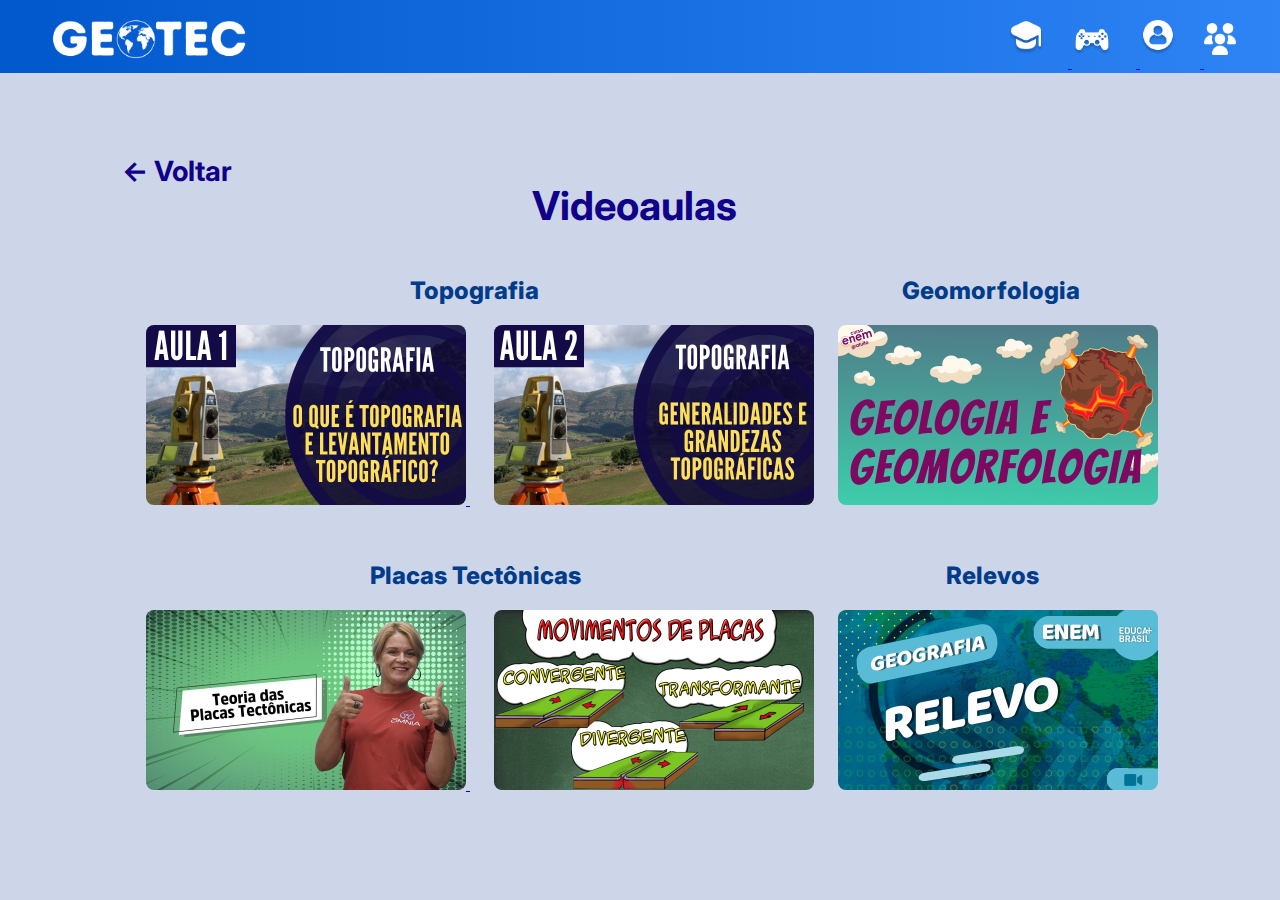
<file: html/videoaulas.html>
<html lang="pt-br">

<head>
  <meta charset="UTF-8">
  <meta http-equiv="X-UA-Compatible" content="IE=edge">
  <meta name="viewport" content="width=device-width, initial-scale=1.0">
  <link rel="stylesheet" href="../styles-pastas/style-videoaulas.css">
  <link rel="icon" href="../images/globo-login.png">
  <title>Videoaulas - Geotec</title>
</head>

<body>
  <header>
    <section class="barra-fixa">
      <a href="../html/inicio-logado.html">
        <img src="../images/./logo_geotec.png" class="logo" alt="Voltar ao início">
      </a>
      <div class="elementos-direita">
        <a href="../html/topografia.html">
          <img src="../images/./icons/icone-estudo.png" class="estudo" alt="Estudo">
        </a>
        <a href="./quiz.html">
          <img src="../images/./icons/icone-game.png" class="logo-game" alt="Geoquiz">
        </a>
        <a href="../html/usuario.html">
          <img src="../images/./icons/icone-usuario.png" class="usuario" alt="Perfil (em breve)">
        </a>
        <a href="../html/sobre-nos.html">
          <img src="../images/./icons/icone-sobre-nos.png" class="sobre-nos" alt="Sobre Nós">
        </a>
      </div>
    </section>
  </header>
  <main>
    <div class="topo">
      <a href="../html/topografia.html">
        <- Voltar</a>
          <h1>Videoaulas</h1>
    </div>
    <div class="cima">
      <div class="topografia">
        <h2>Topografia</h2>
        <a href="https://www.youtube.com/watch?v=06C8SoDQfrw" target="_blank">
          <img src="../images/videoaulas/topografia1.jpg" alt="Primeira parte sobre topografia" id="videos">
        </a>
        <a href="https://www.youtube.com/watch?v=phxVvIyi544" target="_blank">
          <img src="../images/videoaulas/topografia2.jpg" alt="Segunda parte sobre topografia" id="videos">
        </a>
      </div>
      <div class="geomorfologia">
        <h2>Geomorfologia</h2>
        <a href="https://www.youtube.com/watch?v=eNC-NXx1pUw" target="_blank">
          <img src="../images/videoaulas/geomorfologia.jpg" alt="Explicação a respeito de geomorfologia" id="videos">
        </a>
      </div>
    </div>
    <div class="baixo">
      <div class="placas-tectonicas">
        <h2>Placas Tectônicas</h2>
        <a href="https://www.youtube.com/watch?v=xBXC_GWKHHw" target="_blank">
          <img src="../images/videoaulas/placas-tectonicas1.jpg"
            alt="Explicação a respeito da teoria das placas tectônicas" id="videos">
        </a>
        <a href="https://www.youtube.com/watch?v=il0MEu_gLPs" target="_blank">
          <img src="../images/videoaulas/placas-tectonias2.jpg"
            alt="Explicação a respeito dos movimentos da placas tectônicas" id="videos">
        </a>
      </div>
      <div class="relevos">
        <h2>Relevos</h2>
        <a href="https://www.youtube.com/watch?v=GKjI3LL4-p4" target="_blank">
          <img src="../images/videoaulas/relevos.jpg" alt="Explicação a respeito de relevos" id="videos">
        </a>
      </div>
    </div>
  </main>
</body>

</html>
</file>
<file: styles-pastas/style-cadastro.css>
@import '../css/./css-cadastro/global-cadastro.css';
@import '../css/./css-cadastro/main-cadastro.css';
@import '../colors.css';
</file>
<file: styles-pastas/style-geomorfologia.css>
@import '../css/css-geomorfologia/global-geomorfologia.css';
@import '../css/css-geomorfologia/main-geomorfologia.css';
@import '../colors.css';
</file>
<file: styles-pastas/style-login.css>
@import '../css/./css-login/global-login.css';
@import '../css/./css-login/main-login.css';
@import '../colors.css';
</file>
<file: styles-pastas/style-placas.css>
@import '../css/css-placas/global-placas.css';
@import '../css/css-placas/main-placas.css';
@import '../colors.css';
</file>
<file: css/css-quiz/quiz.css>
@import url('https://fonts.googleapis.com/css2?family=Inter:wght@100;200;300;400;500;600;700;800;900&display=swap');

* {
  font-family: Inter, Bold;
}

p {
  color: #fff;
  font-size: large;
  font-weight: 2rem;
}

body {
  background-color: #e6f7ff;
  background-image: linear-gradient(to right, #8bb0c1, #738AFE, #6b619e);
  align-items: center;
  justify-content: center;
  text-align: center;
  margin: 0;
  padding: 0;
  overflow: hidden;
}

fieldset {
  color: #000000;
  border-radius: 5px;
  border: 1.5px solid #009dff;
  padding-top: 1.25rem;
}

.container {
  background-image: linear-gradient(to right, #22389b, #0c1745);
  border-radius: 1rem;
  box-shadow: 0 0 10px rgba(0, 0, 0, 0.2);
  padding: 20px;
  max-width: 600px;
  margin: 45px auto;
  margin-top: 2.5%;
  display: flex;
  flex-direction: column;
  border: 3px solid #009dff;
}

header {
  background-image: linear-gradient(to right, #2e5ff5, #0058cc);
  color: #fff;
  border-radius: 10px;
  padding: 20px;
}

h1 {
  font-size: 28px;
  margin: 0;
  color: #fff;
}

main {
  flex-grow: 1;
  display: flex;
  flex-direction: column;
  justify-content: space-between;
}

.question-container,
.result-container {
  display: none;
}


.btn-container {
  display: flex;
  flex-direction: column;
  gap: 10px;
  margin-top: 20px;
}

.btn {
  background-color: #0058cc;
  color: #fff;
  border: none;
  border-radius: 10px;
  padding: 10px 20px;
  cursor: pointer;
  transition: background-color 0.3s;
  font-size: 10pt;
}

.btn:hover {
  background-color: #003cb3;
  transform: scale(1.01);
  transition: .6s;
}

#score {
  font-weight: bold;
  margin-top: 20px;
}

#score-value {
  color: #0077b6;
}

.result-container {
  background-color: #85a9ef;
  border-radius: 50x;
  padding: 20px;
}

#play-again-button {
  margin-top: 5px;
  padding: 10px;
  border: 0;
  border-radius: 40px;
  background-color: #0058cc;
  color: #fff;
  font-size: medium;
  font-weight: bold;
}

#play-again-button a {
  color: #fff;
  text-decoration: none;
}

#play-again-button:hover {
  background-color: #003cb3;
  transform: scale(1.01);
  transition: .6s;
}

#voltar-inicio {
  margin-top: 1rem;
  padding: 10px;
  border: 0;
  border-radius: 40px;
  background-color: #0058cc;
  color: #fff;
  font-size: medium;
  font-weight: bold;
}

#voltar-inicio a {
  color: #fff;
  text-decoration: none;
}

#voltar-inicio:hover {
  background-color: #003cb3;
  transform: scale(1.01);
  transition: .6s;
}

#play-button {
  margin-top: 5px;
  border-radius: 40px;
  border: 3px solid var(--strong-blue);
  font-size: medium;
  font-weight: bold;
}

.voltar {
  width: 10rem;
  margin-left: 1.5rem;
  margin-top: 0.5rem;
}

.voltar:hover {
  transform: scale(1.10);
  transition: 0.5s;
}
</file>
<file: styles-pastas/style-recuperacao.css>
@import '../css/./css-recuperacao/global-recuperacao.css';
@import '../css/./css-recuperacao/main-recuperacao.css';
@import '../colors.css';
</file>
<file: styles-pastas/style-relevos.css>
@import '../css/./css-relevos/global-relevos.css';
@import '../css/./css-relevos/main-relevos.css';
@import '../colors.css';
</file>
<file: styles-pastas/style-sobre-nos.css>
@import '../css/css-sobre-nos/global-sobre-nos.css';
@import '../css/css-sobre-nos/main-sobre-nos.css';
@import '../colors.css';
</file>
<file: styles-pastas/style-topografia.css>
@import '../css/./css-topografia/global-topografia.css';
@import '../css/./css-topografia/main-topografia.css';
@import '../colors.css';
</file>
<file: styles-pastas/style-usuario.css>
@import '../css/css-usuario/global-usuario.css';
@import '../css/css-usuario/main-usuario.css';
@import '../colors.css';
</file>
<file: styles-pastas/style-videoaulas.css>
@import '../css/css-videoaulas/global-videoaulas.css';
@import '../css/css-videoaulas/main-videoaulas.css';
@import '../colors.css';
</file>
